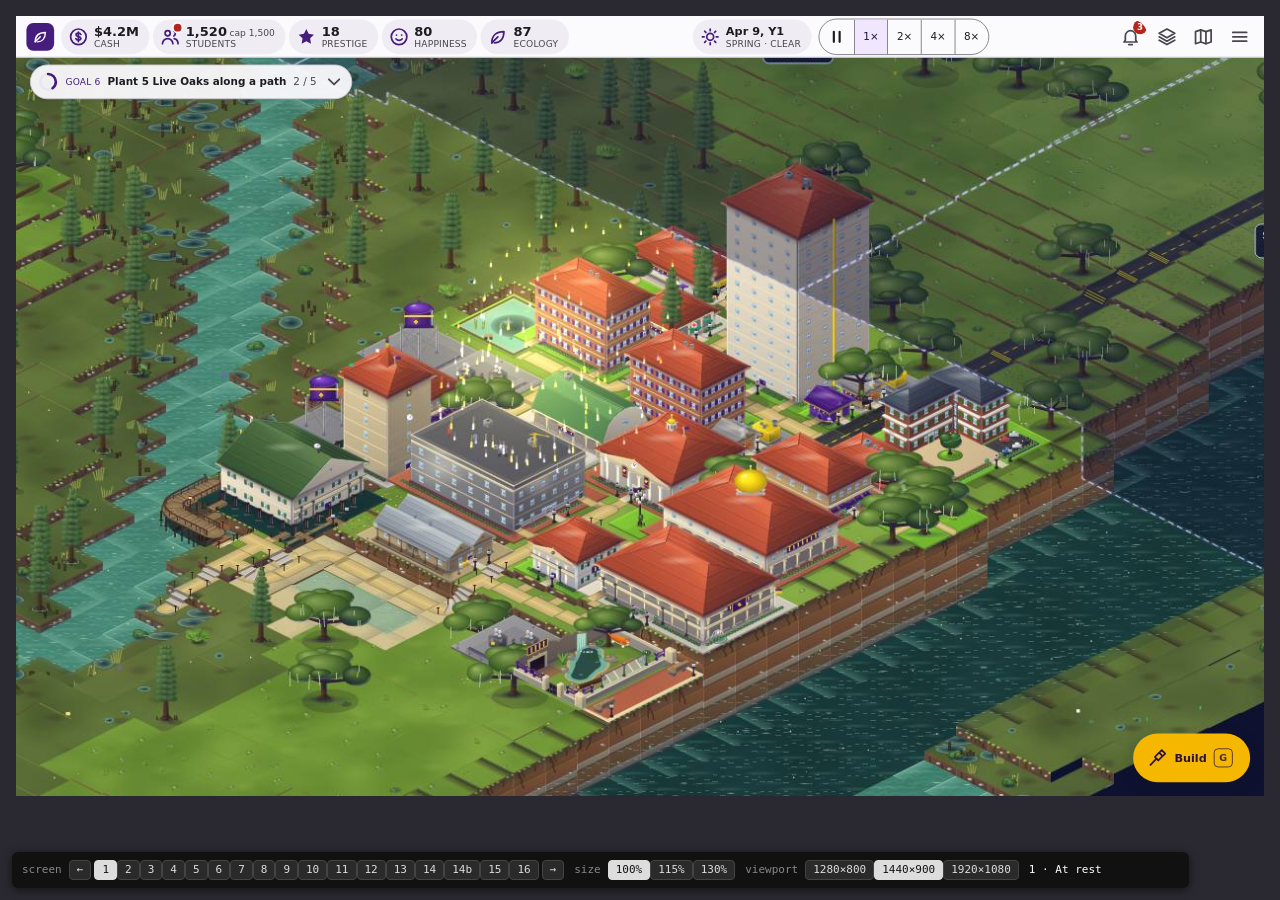
<file: tools/ui_mock/index.html>
<!doctype html>
<html lang="en">
<head>
<meta charset="utf-8">
<meta name="viewport" content="width=device-width,initial-scale=1">
<title>Bayou State · UI mock (U0)</title>
<!--
  Static mock of the UI refresh (docs/PLAN_UI_REFRESH.md, pass U0). Plain HTML + CSS on the token sheet in docs/UI_STYLE.md,
  no game code. Opens from file:// and from GitHub Pages (relative paths only). The design renders inside #frame at exactly
  the chosen viewport, scaled down with a CSS transform to fit the window. Hash: #s=<screen>&v=<WxH>&z=<100|115|130>[&bare=1].
  Keys: ← → step screens · ` toggles the mock toolbar. window.mockCheck() reports overlapping / out-of-frame surfaces.
-->
<style>
/* ============================================================ tokens (docs/UI_STYLE.md §1) ============================================================ */
:root {
  --ui-scale: 1;
  /* colour roles (M3 names, light scheme) */
  --surface: #FBFAFD; --surface-container-low: #F5F3F8; --surface-container: #EFEDF3; --surface-container-high: #E9E6EF;
  --surface-float: rgba(251, 250, 253, .94);
  --on-surface: #1C1B1F; --on-surface-variant: #49454F; --outline: #79757F; --outline-variant: #CAC4D0;
  --primary: #461D7C; --on-primary: #FFFFFF; --primary-container: #E9DDFF; --on-primary-container: #1F0A47;
  --secondary: #5E2CA5; --on-secondary: #FFFFFF; --secondary-container: #F0E7FF; --on-secondary-container: #1F0A47;
  --tertiary: #F5B700; --on-tertiary: #2B1246; --tertiary-container: #FFE680; --on-tertiary-container: #2B1246;
  --error: #B3261E; --on-error: #FFFFFF; --error-container: #F9DEDC; --on-error-container: #410E0B;
  --success: #1F6B3F; --success-container: #DDF3E4; --on-success-container: #07331B;
  --warn: #B26A00; --warn-text: #8A5200;
  --water: #2E86BE; --moss: #5E8232;
  --scrim: rgba(28, 27, 31, .32); --scrim-title: rgba(28, 27, 31, .48);
  /* type */
  --font: system-ui, -apple-system, "Segoe UI", Roboto, sans-serif; --font-serif: Georgia, "Times New Roman", serif;
  --fs-display: 4.4rem; --fs-headline: 1.7rem; --fs-title-lg: 1.5rem; --fs-title: 1.3rem; --fs-body: 1.2rem; --fs-label: 1.05rem;
  --lh-body: 1.4; --track-label: .02em;
  /* shape */
  --shape-pill: 999px; --shape-sm: 1.2rem; --shape-md: 1.6rem; --shape-lg: 2.8rem;
  /* elevation */
  --elev-1: 0 1px 2px rgba(28, 27, 31, .12); --elev-2: 0 2px 6px rgba(28, 27, 31, .16); --elev-3: 0 6px 18px rgba(28, 27, 31, .18);
  /* spacing (4 px grid) */
  --sp-1: .4rem; --sp-2: .8rem; --sp-3: 1.2rem; --sp-4: 1.6rem; --sp-5: 2rem; --sp-6: 2.4rem; --gutter: 16px;
  /* sizes */
  --bar-h: 4.8rem; --control-h: 4rem; --target: 4.4rem; --fab-h: 5.6rem; --icon: 2.4rem;
  /* motion */
  --dur-std: 160ms; --dur-open: 240ms; --dur-close: 160ms;
  --ease-std: cubic-bezier(.2, 0, 0, 1); --ease-decel: cubic-bezier(.05, .7, .1, 1); --ease-accel: cubic-bezier(.3, 0, .8, .15);
  /* states */
  --state-hover: .08; --state-press: .12; --disabled: .38;
}
@media (prefers-reduced-motion: reduce) { :root { --dur-std: 0ms; --dur-open: 0ms; --dur-close: 0ms; } }
html { font-size: calc(10px * var(--ui-scale)); }

/* ============================================================ mock chrome (not part of the design) ============================================================ */
body { margin: 0; background: #2A2830; color: var(--on-surface); font-family: var(--font); overflow: hidden; -webkit-font-smoothing: antialiased; }
#stage { position: absolute; left: 16px; top: 16px; transform-origin: 0 0; }
body.bare #stage { left: 0; top: 0; }
body.bare #mocktb { display: none; }
#frame { position: relative; overflow: hidden; background: #6F8F3C url(map.jpg) center top / cover no-repeat; font-size: var(--fs-body); line-height: var(--lh-body); }
#mocktb { position: fixed; left: 12px; bottom: 12px; z-index: 50; display: flex; flex-wrap: wrap; gap: 6px 10px; align-items: center; max-width: calc(100vw - 24px); padding: 8px 10px; background: #111; color: #DDD; font: 11px/1.3 ui-monospace, Menlo, monospace; border-radius: 6px; box-shadow: 0 2px 8px rgba(0, 0, 0, .5); }
#mocktb .grp { display: flex; gap: 3px; align-items: center; }
#mocktb .grp b { color: #888; margin-right: 4px; font-weight: 500; }
#mocktb button { font: inherit; color: #DDD; background: #2A2A2A; border: 1px solid #444; border-radius: 4px; padding: 2px 7px; cursor: pointer; }
#mocktb button:hover { background: #3A3A3A; }
#mocktb button.on { background: #DDD; color: #111; border-color: #DDD; }
#mocktb .name { color: #FFF; min-width: 150px; }
body.notb #mocktb { display: none; }
.hidden { display: none !important; }

/* ============================================================ primitives ============================================================ */
.icon { width: var(--icon); height: var(--icon); flex: none; fill: none; stroke: currentColor; stroke-width: 2; stroke-linecap: round; stroke-linejoin: round; }
.icon.sm { width: 1.8rem; height: 1.8rem; }
/* state layer: every clickable thing gets one (hover 8 %, press 12 % of its own text colour) */
.sl { position: relative; overflow: hidden; isolation: isolate; cursor: pointer; }
.sl::before { content: ""; position: absolute; inset: 0; border-radius: inherit; background: currentColor; opacity: 0; transition: opacity var(--dur-std) var(--ease-std); pointer-events: none; }
.sl:hover::before { opacity: var(--state-hover); }
.sl:active::before { opacity: var(--state-press); }
.sl:focus-visible { outline: 2px solid var(--primary); outline-offset: 2px; }
button { font-family: inherit; }
.kicker { font: 500 var(--fs-label) / 1.2 var(--font); letter-spacing: var(--track-label); text-transform: uppercase; color: var(--on-surface-variant); }
.num { font-variant-numeric: tabular-nums; }
.surface-float { background: var(--surface-float); border: 1px solid var(--outline-variant); }

/* buttons: text / filled / tonal / gold / outlined; 40 px visual, 44 px target (the ::after hit extension) */
.btn { position: relative; display: inline-flex; align-items: center; justify-content: center; gap: var(--sp-2); height: var(--control-h); padding: 0 2rem; border: 0; border-radius: var(--shape-pill); background: transparent; color: var(--primary); font: 500 var(--fs-body) / 1 var(--font); letter-spacing: .01em; white-space: nowrap; cursor: pointer; }
.btn::after { content: ""; position: absolute; left: 0; right: 0; top: -.2rem; bottom: -.2rem; }
.btn.text { padding: 0 1.2rem; }
.btn.filled { background: var(--primary); color: var(--on-primary); box-shadow: var(--elev-1); }
.btn.tonal { background: var(--secondary-container); color: var(--on-secondary-container); }
.btn.gold { background: var(--tertiary); color: var(--on-tertiary); box-shadow: var(--elev-1); font-weight: 600; }
.btn.outlined { border: 1px solid var(--outline); }
.btn.danger { color: var(--error); }
.btn[disabled] { opacity: var(--disabled); pointer-events: none; }
.btn .key { display: inline-flex; align-items: center; justify-content: center; min-width: 1.8rem; height: 1.8rem; padding: 0 .4rem; border-radius: .4rem; border: 1px solid currentColor; font: 600 1rem / 1 var(--font); opacity: .8; }

/* icon button: 40 px circle, 44 px target */
.icon-btn { position: relative; display: inline-flex; align-items: center; justify-content: center; width: var(--control-h); height: var(--control-h); flex: none; padding: 0; border: 0; border-radius: var(--shape-pill); background: transparent; color: var(--on-surface-variant); cursor: pointer; }
.icon-btn::after { content: ""; position: absolute; inset: -.2rem; }
.icon-btn.selected { background: var(--secondary-container); color: var(--on-secondary-container); }
.icon-btn .badge { position: absolute; top: .1rem; right: .1rem; min-width: 1.6rem; height: 1.6rem; padding: 0 .4rem; border-radius: var(--shape-pill); background: var(--error); color: var(--on-error); font: 600 1rem / 1.6rem var(--font); text-align: center; box-sizing: border-box; }
.icon-btn .badge.dot { min-width: .8rem; width: .8rem; height: .8rem; padding: 0; top: .5rem; right: .5rem; background: var(--success); }

/* segmented button */
.segmented { display: inline-flex; height: var(--control-h); border: 1px solid var(--outline); border-radius: var(--shape-pill); overflow: hidden; background: var(--surface); }
.segmented > button { position: relative; display: inline-flex; align-items: center; justify-content: center; gap: .4rem; min-width: 3.6rem; padding: 0 1rem; border: 0; border-left: 1px solid var(--outline); background: transparent; color: var(--on-surface); font: 500 var(--fs-body) / 1 var(--font); cursor: pointer; }
.segmented > button:first-child { border-left: 0; }
.segmented > button[aria-pressed="true"] { background: var(--secondary-container); color: var(--on-secondary-container); }
.segmented > button .icon { width: 2rem; height: 2rem; }

/* chips */
.chip { position: relative; display: inline-flex; align-items: center; gap: .6rem; height: var(--control-h); padding: 0 1.2rem 0 .8rem; border: 0; border-radius: var(--shape-pill); background: var(--surface-container); color: var(--on-surface); font: 500 var(--fs-body) / 1 var(--font); white-space: nowrap; cursor: pointer; }
.chip::after { content: ""; position: absolute; left: 0; right: 0; top: -.2rem; bottom: -.2rem; }
.chip.selected { background: var(--secondary-container); color: var(--on-secondary-container); }
.chip .icon { color: var(--primary); }
.chip .txt { display: flex; flex-direction: column; align-items: flex-start; line-height: 1; }
.chip .val { font: 600 var(--fs-title-lg) / 1.6rem var(--font); font-variant-numeric: tabular-nums; }
.chip .val .cap { font: 500 var(--fs-label) / 1 var(--font); color: var(--on-surface-variant); margin-left: .3rem; }
.chip .lbl { font: 500 var(--fs-label) / 1.2rem var(--font); letter-spacing: var(--track-label); text-transform: uppercase; color: var(--on-surface-variant); }
.chip .dot { position: absolute; top: .3rem; left: 2.2rem; width: .9rem; height: .9rem; border-radius: 50%; background: var(--error); border: 2px solid var(--surface); }
.filter-chip { position: relative; display: inline-flex; align-items: center; gap: .6rem; height: 3.2rem; padding: 0 1.2rem 0 .8rem; border: 1px solid var(--outline); border-radius: .8rem; background: transparent; color: var(--on-surface-variant); font: 500 var(--fs-body) / 1 var(--font); white-space: nowrap; cursor: pointer; }
.filter-chip::after { content: ""; position: absolute; left: 0; right: 0; top: -.6rem; bottom: -.6rem; }
.filter-chip .key { display: inline-flex; align-items: center; justify-content: center; width: 2rem; height: 2rem; border-radius: .5rem; background: var(--surface-container-high); color: var(--on-surface); font: 600 1.05rem / 1 var(--font); }
.filter-chip.selected { background: var(--secondary-container); border-color: var(--secondary-container); color: var(--on-secondary-container); }
.filter-chip.selected .key { background: var(--secondary); color: var(--on-secondary); }
.lit-chip { display: inline-flex; align-items: center; justify-content: center; height: 2.4rem; min-width: 2.4rem; padding: 0 .6rem; border-radius: var(--shape-pill); background: var(--secondary-container); color: var(--on-secondary-container); font: 600 var(--fs-label) / 1 var(--font); border: 1px solid var(--secondary); }

/* list item */
.list-item { position: relative; display: flex; align-items: center; gap: var(--sp-3); width: 100%; min-height: 4.8rem; padding: 0 var(--sp-3) 0 var(--sp-4); border: 0; border-radius: var(--shape-sm); background: transparent; color: var(--on-surface); font: 400 var(--fs-body) / 1.3 var(--font); text-align: left; cursor: pointer; box-sizing: border-box; }
.list-item .t { flex: 1; }
.list-item .t small { display: block; color: var(--on-surface-variant); font-size: var(--fs-label); }
.list-item .hk { display: inline-flex; align-items: center; justify-content: center; min-width: 2.2rem; height: 2.2rem; padding: 0 .5rem; border-radius: .5rem; border: 1px solid var(--outline-variant); color: var(--on-surface-variant); font: 600 1.05rem / 1 var(--font); }
.list-item .icon { color: var(--on-surface-variant); }
.list-item.selected { background: var(--secondary-container); color: var(--on-secondary-container); }
.list-item .cnt { color: var(--on-surface-variant); font: 500 var(--fs-label) / 1 var(--font); font-variant-numeric: tabular-nums; }
.list-item .star { color: var(--warn); }

/* text field (outlined) */
.text-field { position: relative; display: flex; align-items: center; height: var(--control-h); padding: 0 1.2rem; border: 1px solid var(--outline); border-radius: .8rem; background: var(--surface); color: var(--on-surface); font: 400 var(--fs-body) / 1 var(--font); box-sizing: border-box; gap: .8rem; }
.text-field label { position: absolute; left: .8rem; top: -.7rem; padding: 0 .4rem; background: var(--surface); color: var(--on-surface-variant); font: 500 var(--fs-label) / 1.2 var(--font); }
.text-field input { flex: 1; min-width: 0; border: 0; background: transparent; outline: 0; color: inherit; font: inherit; }
.text-field input::placeholder { color: var(--on-surface-variant); }
.text-field:focus-within { border-color: var(--primary); box-shadow: inset 0 0 0 1px var(--primary); }
.text-field .icon { color: var(--on-surface-variant); }

/* switch */
.switch { position: relative; width: 5.2rem; height: 3.2rem; border-radius: var(--shape-pill); background: var(--primary); border: 0; cursor: pointer; flex: none; }
.switch::after { content: ""; position: absolute; top: .4rem; right: .4rem; width: 2.4rem; height: 2.4rem; border-radius: 50%; background: var(--on-primary); }
.switch.off { background: var(--surface-container-high); border: 2px solid var(--outline); box-sizing: border-box; }
.switch.off::after { left: .2rem; right: auto; width: 1.6rem; height: 1.6rem; top: .6rem; background: var(--outline); }

/* slider */
.slider { position: relative; height: 1.6rem; flex: 1; }
.slider .track { position: absolute; left: 0; right: 0; top: .6rem; height: .4rem; border-radius: var(--shape-pill); background: var(--surface-container-high); border: 1px solid var(--outline-variant); }
.slider .fill { position: absolute; left: 0; top: .6rem; height: .6rem; border-radius: var(--shape-pill); background: var(--primary); }
.slider .thumb { position: absolute; top: -.2rem; width: 2rem; height: 2rem; margin-left: -1rem; border-radius: 50%; background: var(--primary); box-shadow: var(--elev-1); }

/* gauge (needs) */
.gauge { display: grid; grid-template-columns: 6.4rem 1fr 9rem; align-items: center; gap: var(--sp-3); min-height: 2.8rem; }
.gauge .k { font: 500 var(--fs-body) / 1 var(--font); }
.gauge .bar { height: .8rem; border-radius: var(--shape-pill); background: var(--surface-container-high); overflow: hidden; }
.gauge .fill { height: 100%; border-radius: var(--shape-pill); background: var(--success); }
.gauge.warn .fill { background: var(--warn); }
.gauge.bad .fill { background: var(--error); }
.gauge .v { text-align: right; font: 500 var(--fs-body) / 1 var(--font); color: var(--on-surface-variant); font-variant-numeric: tabular-nums; }
.gauge.bad .v { color: var(--error); }

/* progress line (goal card) and the countdown line (decision snackbar) */
.progress { display: flex; align-items: center; gap: var(--sp-3); }
.progress .bar { flex: 1; height: .8rem; border-radius: var(--shape-pill); background: var(--surface-container-high); overflow: hidden; }
.progress .fill { height: 100%; border-radius: var(--shape-pill); background: var(--primary); }
.progress .count { font: 500 var(--fs-body) / 1 var(--font); color: var(--on-surface-variant); font-variant-numeric: tabular-nums; }

/* divider, alert row */
.divider { height: 1px; background: var(--outline-variant); margin: var(--sp-3) 0; }
.alert-row { display: flex; align-items: center; gap: var(--sp-2); padding: var(--sp-2) var(--sp-3); border-radius: var(--shape-sm); background: var(--error-container); color: var(--on-error-container); font: 500 var(--fs-body) / 1.3 var(--font); }
.alert-row .icon { color: var(--error); }
.alert-row .btn { margin-left: auto; color: var(--error); height: 3.2rem; }
.alert-row.ok { background: var(--success-container); color: var(--on-success-container); }
.alert-row.ok .icon { color: var(--success); }

/* ============================================================ app bar ============================================================ */
.app-bar { position: absolute; left: 0; top: 0; right: 0; height: var(--bar-h); display: flex; align-items: center; gap: var(--sp-2); padding: 0 var(--sp-2) 0 var(--sp-3); box-sizing: border-box; background: var(--surface); border-bottom: 1px solid var(--outline-variant); container-type: inline-size; container-name: appbar; }
.app-bar .brand { display: flex; align-items: center; justify-content: center; width: 3.2rem; height: 3.2rem; flex: none; border-radius: .8rem; background: var(--primary); color: var(--on-primary); }
.app-bar .brand .icon { width: 2rem; height: 2rem; }
.app-bar .stats { display: flex; gap: var(--sp-1); }
.app-bar .grow { flex: 1; }
.app-bar .actions { display: flex; align-items: center; gap: .2rem; }
/* compact density: under 118 rem of bar width the stat labels hide (the icon + value stay) */
@container appbar (max-width: 118rem) {
  .chip.stat .lbl, .chip.stat .cap, .chip.date .lbl { display: none; }   /* the needs popover still carries the cap */
  .chip.stat { padding-right: .8rem; }
  .app-bar .stats { gap: .2rem; }
}

/* ============================================================ goal pill / goal card ============================================================ */
.goal-pill { position: absolute; left: var(--gutter); top: calc(var(--bar-h) + 8px); display: inline-flex; align-items: center; gap: var(--sp-2); height: var(--control-h); padding: 0 .8rem 0 .8rem; border-radius: var(--shape-pill); box-shadow: var(--elev-1); color: var(--on-surface); font: 500 var(--fs-body) / 1 var(--font); white-space: nowrap; cursor: pointer; }
.goal-pill .ring { width: 2.4rem; height: 2.4rem; transform: rotate(-90deg); }
.goal-pill .ring .track { fill: none; stroke: var(--surface-container-high); stroke-width: 3; }
.goal-pill .ring .fill { fill: none; stroke: var(--primary); stroke-width: 3; stroke-linecap: round; }
.goal-pill .kicker { color: var(--primary); }
.goal-pill .ttl { font-weight: 600; }
.goal-pill .count { color: var(--on-surface-variant); font-variant-numeric: tabular-nums; }
.goal-pill .icon { color: var(--on-surface-variant); }
.goal-card { position: absolute; left: var(--gutter); top: calc(var(--bar-h) + 8px); width: 36rem; padding: var(--sp-4); box-sizing: border-box; border-radius: var(--shape-md); box-shadow: var(--elev-2); }
.goal-card .head { display: flex; align-items: flex-start; gap: var(--sp-3); }
.goal-card .portrait { width: 4.8rem; height: 4.8rem; border-radius: 50%; flex: none; border: 1px solid var(--outline-variant); }
.goal-card .ttl { flex: 1; min-width: 0; }
.goal-card .ttl .kicker { color: var(--primary); margin-bottom: .2rem; }
.goal-card .ttl .title { font: 600 var(--fs-title) / 1.25 var(--font); }
.goal-card .why { margin: var(--sp-3) 0; color: var(--on-surface-variant); }
.goal-card .actions { display: flex; gap: var(--sp-2); margin-top: var(--sp-3); }
.goal-card .next { margin-top: var(--sp-3); padding-top: var(--sp-3); border-top: 1px solid var(--outline-variant); color: var(--on-surface-variant); }
.goal-card .next b { color: var(--on-surface); font-weight: 500; }

/* ============================================================ FAB ============================================================ */
.fab { position: absolute; right: var(--gutter); bottom: var(--gutter); display: inline-flex; align-items: center; gap: var(--sp-2); height: var(--fab-h); padding: 0 2rem 0 1.6rem; border: 0; border-radius: var(--shape-pill); background: var(--tertiary); color: var(--on-tertiary); box-shadow: var(--elev-3); font: 600 var(--fs-title) / 1 var(--font); cursor: pointer; }
.fab .key { display: inline-flex; align-items: center; justify-content: center; min-width: 2rem; height: 2rem; border-radius: .5rem; border: 1.5px solid currentColor; font: 600 1.1rem / 1 var(--font); opacity: .85; }

/* ============================================================ popovers ============================================================ */
.popover { position: absolute; width: 36rem; padding: var(--sp-4); box-sizing: border-box; border-radius: var(--shape-md); box-shadow: var(--elev-2); }
.popover .head { display: flex; align-items: center; gap: var(--sp-2); margin: -.4rem 0 var(--sp-2); }
.popover .head .title { flex: 1; font: 600 var(--fs-title) / 1.2 var(--font); }
.popover .head .icon-btn { margin-right: -.8rem; }
.popover .rows { display: flex; flex-direction: column; gap: .6rem; }
.popover .row { display: flex; justify-content: space-between; gap: var(--sp-3); font: 400 var(--fs-body) / 1.3 var(--font); }
.popover .row .v { font-variant-numeric: tabular-nums; font-weight: 500; }
.popover .row.total { border-top: 1px solid var(--outline-variant); padding-top: .6rem; font-weight: 600; }
.popover .row .v.good { color: var(--success); }
.popover .foot { display: flex; justify-content: flex-end; gap: var(--sp-2); margin-top: var(--sp-3); }
.popover .binding { margin-top: var(--sp-3); display: flex; align-items: center; gap: var(--sp-2); color: var(--on-surface-variant); }
.popover .binding .btn { margin-left: auto; height: 3.2rem; }
.popover.needs .gauges { display: flex; flex-direction: column; gap: .6rem; }
/* alerts */
.popover.alerts { width: 40rem; padding-bottom: var(--sp-3); }
.issue { display: flex; align-items: center; gap: var(--sp-2); padding: .6rem 0; border-top: 1px solid var(--outline-variant); }
.issue:first-child { border-top: 0; }
.issue .glyph { width: 3.2rem; height: 3.2rem; display: flex; align-items: center; justify-content: center; border-radius: .8rem; flex: none; }
.issue.bad .glyph { background: var(--error-container); color: var(--error); }
.issue.warn .glyph { background: var(--tertiary-container); color: var(--warn); }
.issue.info .glyph { background: var(--primary-container); color: var(--primary); }
.issue .t { flex: 1; min-width: 0; }
.issue .t b { display: block; font-weight: 600; }
.issue .t small { display: block; color: var(--on-surface-variant); font-size: var(--fs-label); margin-top: .1rem; }
.issue .acts { display: flex; align-items: center; gap: 0; }
.issue .acts .btn { padding: 0 1rem; height: 3.2rem; }
.issue .acts .icon-btn { width: 3.2rem; height: 3.2rem; }
/* layers */
.popover.layers .chips { display: flex; flex-wrap: wrap; gap: var(--sp-2); }
.popover.layers .legend { display: flex; flex-wrap: wrap; align-items: center; gap: var(--sp-2) var(--sp-3); margin-top: var(--sp-3); padding-top: var(--sp-3); border-top: 1px solid var(--outline-variant); color: var(--on-surface-variant); }
.popover.layers .legend .sw { display: inline-flex; align-items: center; gap: .4rem; white-space: nowrap; }
.popover.layers .legend .note { flex-basis: 100%; font-size: var(--fs-label); }
.popover.layers .legend .sw i { width: 1.4rem; height: 1.4rem; border-radius: .3rem; border: 1px solid var(--outline-variant); }
/* map */
.popover.map { width: auto; padding: var(--sp-3); }
.popover.map img { display: block; width: 20rem; height: 20rem; border-radius: .8rem; }
.popover.map .foot { justify-content: flex-start; color: var(--on-surface-variant); font: 400 var(--fs-label) / 1.2 var(--font); margin-top: var(--sp-2); }

/* ============================================================ sheets ============================================================ */
.side-sheet { position: absolute; right: var(--gutter); top: calc(var(--bar-h) + 8px); bottom: var(--gutter); width: 36rem; display: flex; flex-direction: column; background: var(--surface); border: 1px solid var(--outline-variant); border-radius: var(--shape-md); box-shadow: var(--elev-3); box-sizing: border-box; overflow: hidden; }
.sheet-head { display: flex; align-items: center; gap: var(--sp-2); padding: var(--sp-2) var(--sp-2) var(--sp-2) var(--sp-4); border-bottom: 1px solid var(--outline-variant); flex: none; min-height: 5.6rem; box-sizing: border-box; }
.sheet-head .title { flex: 1; font: 600 var(--fs-headline) / 1.2 var(--font); }
.sheet-head.back { padding-left: var(--sp-2); }
.sheet-body { flex: 1; overflow: auto; padding: var(--sp-2); }
.side-sheet .menu .divider { margin: var(--sp-2) var(--sp-3); }
/* budget inside the sheet */
.budget { padding: var(--sp-2) var(--sp-3) var(--sp-3); }
.budget .kicker { margin: var(--sp-3) 0 var(--sp-2); }
.budget .kicker:first-child { margin-top: .4rem; }
.budget .row { display: flex; justify-content: space-between; gap: var(--sp-3); padding: .5rem 0; border-bottom: 1px solid var(--surface-container-high); }
.budget .row .v { font-variant-numeric: tabular-nums; font-weight: 500; }
.budget .row.total { font-weight: 600; border-bottom: 0; }
.budget .row .v.good { color: var(--success); }
.budget .policy { display: flex; align-items: center; justify-content: space-between; gap: var(--sp-3); min-height: 4.8rem; }
.budget .policy .k { flex: 1; }
.budget .hint { color: var(--on-surface-variant); font-size: var(--fs-label); margin: -.2rem 0 .4rem; }
/* bottom sheet (the build palette) */
.bottom-sheet { position: absolute; left: 0; right: 0; bottom: 0; display: flex; flex-direction: column; background: var(--surface); border-top: 1px solid var(--outline-variant); border-radius: var(--shape-lg) var(--shape-lg) 0 0; box-shadow: var(--elev-3); box-sizing: border-box; }
.bottom-sheet .handle-row { position: relative; height: 2.4rem; flex: none; display: flex; align-items: center; justify-content: center; }
.bottom-sheet .handle { width: 3.2rem; height: .4rem; border-radius: var(--shape-pill); background: var(--outline-variant); }
.bottom-sheet .corner { position: absolute; right: var(--sp-3); top: .4rem; display: flex; gap: .2rem; }
.bottom-sheet .tabs { display: flex; gap: .2rem; padding: 0 var(--sp-4); flex: none; }
.tab { position: relative; height: 4rem; padding: 0 1.4rem; border: 0; background: transparent; color: var(--on-surface-variant); font: 500 var(--fs-body) / 1 var(--font); border-radius: .8rem .8rem 0 0; cursor: pointer; }
.tab.selected { color: var(--primary); }
.tab.selected::after { content: ""; position: absolute; left: 1rem; right: 1rem; bottom: 0; height: .3rem; border-radius: .3rem .3rem 0 0; background: var(--primary); }
.tab .pip { position: absolute; top: .8rem; right: .6rem; width: .7rem; height: .7rem; border-radius: 50%; background: var(--warn); }
.bottom-sheet .palette { display: flex; align-items: stretch; gap: var(--sp-3); padding: var(--sp-2) var(--sp-4) var(--sp-4); border-top: 1px solid var(--outline-variant); }
.bottom-sheet .scroller { flex: 1; display: flex; gap: var(--sp-2); overflow: hidden; }
.item-card { position: relative; display: flex; flex-direction: column; align-items: center; gap: .4rem; width: 11.2rem; padding: .8rem .6rem .8rem; border: 1px solid var(--outline-variant); border-radius: var(--shape-sm); background: var(--surface-container-low); color: var(--on-surface); cursor: pointer; box-sizing: border-box; flex: none; text-align: center; }
.item-card img { width: 6.4rem; height: 6.4rem; border-radius: .8rem; }
.item-card .name { font: 600 var(--fs-body) / 1.2 var(--font); }
.item-card .price { font: 500 var(--fs-label) / 1 var(--font); color: var(--on-surface-variant); font-variant-numeric: tabular-nums; }
.item-card .star { position: absolute; top: .4rem; right: .4rem; width: 2rem; height: 2rem; border-radius: 50%; background: var(--tertiary-container); color: var(--on-tertiary-container); display: flex; align-items: center; justify-content: center; font-size: 1.2rem; }
.item-card .star .icon { width: 1.4rem; height: 1.4rem; }
.item-card.selected { background: var(--secondary-container); border-color: var(--secondary); color: var(--on-secondary-container); }
.item-card.locked { opacity: var(--disabled); }
.bottom-sheet .tools { display: flex; flex-direction: column; justify-content: center; gap: .4rem; padding-left: var(--sp-3); border-left: 1px solid var(--outline-variant); }
/* expanded build sheet */
.bottom-sheet.expanded { height: 80%; }
.bottom-sheet.expanded .build-head { display: flex; align-items: center; gap: var(--sp-3); padding: 0 var(--sp-3) var(--sp-2) var(--sp-6); flex: none; }
.bottom-sheet.expanded .build-head .title { font: 600 var(--fs-headline) / 1.2 var(--font); }
.bottom-sheet.expanded .build-head .sub { color: var(--on-surface-variant); flex: 1; }
.bottom-sheet.expanded .build-head .text-field { width: 24rem; }
.bottom-sheet.expanded .build { flex: 1; display: grid; grid-template-columns: 20rem 1fr 30rem; min-height: 0; border-top: 1px solid var(--outline-variant); }
.bottom-sheet.expanded .rail { overflow: auto; padding: var(--sp-2); border-right: 1px solid var(--outline-variant); }
.bottom-sheet.expanded .rail .list-item { min-height: 4rem; padding-left: var(--sp-3); }
.bottom-sheet.expanded .cards { overflow: auto; padding: var(--sp-3); display: grid; grid-template-columns: repeat(auto-fill, minmax(21rem, 1fr)); gap: var(--sp-2); align-content: start; }
.grid-card { position: relative; display: grid; grid-template-columns: 6.4rem 1fr; gap: .4rem var(--sp-2); padding: var(--sp-2); border: 1px solid var(--outline-variant); border-radius: var(--shape-sm); background: var(--surface-container-low); color: var(--on-surface); text-align: left; cursor: pointer; }
.grid-card img { width: 6.4rem; height: 6.4rem; border-radius: .8rem; grid-row: span 3; }
.grid-card .name { font: 600 var(--fs-title) / 1.2 var(--font); }
.grid-card .price { font: 500 var(--fs-body) / 1.2 var(--font); color: var(--on-surface-variant); font-variant-numeric: tabular-nums; white-space: nowrap; }
.grid-card .reqs { display: flex; flex-wrap: wrap; gap: .3rem; }
.grid-card .reqs span { padding: .2rem .6rem; border-radius: var(--shape-pill); background: var(--surface-container-high); color: var(--on-surface-variant); font: 500 var(--fs-label) / 1.2 var(--font); }
.grid-card .star { position: absolute; top: .6rem; right: .6rem; width: 2rem; height: 2rem; border-radius: 50%; background: var(--tertiary-container); color: var(--on-tertiary-container); display: flex; align-items: center; justify-content: center; }
.grid-card .star .icon { width: 1.4rem; height: 1.4rem; }
.grid-card.selected { background: var(--secondary-container); border-color: var(--secondary); }
.grid-card.selected .reqs span { background: var(--surface); }
.bottom-sheet.expanded .detail { overflow: auto; display: flex; flex-direction: column; padding: var(--sp-4) var(--sp-4) 0; border-left: 1px solid var(--outline-variant); }
.detail .dhead { display: flex; gap: var(--sp-3); align-items: center; }
.detail .dhead img { width: 8rem; height: 8rem; border-radius: 1rem; }
.detail .dhead .name { font: 600 var(--fs-headline) / 1.2 var(--font); }
.detail .dhead .meta { color: var(--on-surface-variant); margin-top: .2rem; }
.detail .goal-banner { display: flex; align-items: center; gap: .8rem; margin: var(--sp-3) 0; padding: .8rem 1.2rem; border-radius: var(--shape-sm); background: var(--tertiary-container); color: var(--on-tertiary-container); font-weight: 600; }
.detail .quote { color: var(--on-surface-variant); font-style: italic; margin: var(--sp-2) 0; }
.detail ul { margin: var(--sp-2) 0 0; padding: 0; list-style: none; }
.detail li { padding: .5rem 0; border-bottom: 1px solid var(--surface-container-high); }
.detail .foot { position: sticky; bottom: 0; margin-top: auto; padding: var(--sp-4) 0; background: var(--surface); display: flex; gap: var(--sp-2); }

/* ============================================================ inspect card ============================================================ */
.inspect-card { position: absolute; left: var(--gutter); bottom: var(--gutter); width: 32rem; padding: var(--sp-3) var(--sp-4) var(--sp-4); box-sizing: border-box; border-radius: var(--shape-md); box-shadow: var(--elev-2); }
.inspect-card .head { display: flex; align-items: center; gap: var(--sp-3); }
.inspect-card .head img { width: 5.6rem; height: 5.6rem; border-radius: .8rem; flex: none; }
.inspect-card .head .t { flex: 1; min-width: 0; }
.inspect-card .head .title { font: 600 var(--fs-title) / 1.2 var(--font); }
.inspect-card .head .sub { color: var(--on-surface-variant); margin-top: .2rem; }
.inspect-card .head .icon-btn { margin-right: -.8rem; }
.inspect-card .rows { margin-top: var(--sp-3); }
.inspect-card .row { display: flex; justify-content: space-between; gap: var(--sp-3); padding: .4rem 0; border-bottom: 1px solid var(--surface-container-high); }
.inspect-card .row .v { font-weight: 500; font-variant-numeric: tabular-nums; }
.inspect-card .row .v.ok { color: var(--success); }
.inspect-card .actions { display: flex; gap: var(--sp-2); margin-top: var(--sp-3); }
.inspect-pill { position: absolute; left: var(--gutter); bottom: var(--gutter); display: inline-flex; align-items: center; gap: var(--sp-2); height: var(--control-h); padding: 0 .4rem 0 .4rem; border-radius: var(--shape-pill); box-shadow: var(--elev-1); font: 500 var(--fs-body) / 1 var(--font); white-space: nowrap; }
.inspect-pill img { width: 3.2rem; height: 3.2rem; border-radius: 50%; }
.inspect-pill b { font-weight: 600; }
.inspect-pill .m { color: var(--on-surface-variant); font-variant-numeric: tabular-nums; }
.inspect-pill .icon-btn { width: 3.2rem; height: 3.2rem; }

/* ============================================================ snackbars ============================================================ */
.snack-lane { position: absolute; left: 50%; bottom: var(--gutter); transform: translateX(-50%); display: flex; flex-direction: column; align-items: center; gap: var(--sp-2); }
.snackbar { position: relative; display: flex; align-items: center; gap: var(--sp-3); min-width: 34rem; max-width: 64rem; padding: var(--sp-2) var(--sp-2) var(--sp-2) var(--sp-4); box-sizing: border-box; border-radius: var(--shape-sm); box-shadow: var(--elev-3); font: 400 var(--fs-body) / 1.35 var(--font); overflow: hidden; }
.snackbar .msg { flex: 1; }
.snackbar .acts { display: flex; gap: .2rem; align-items: center; }
.snackbar .countdown { position: absolute; left: 0; bottom: 0; height: .3rem; background: var(--primary); border-radius: 0 .3rem .3rem 0; }
.snackbar.decision { padding-bottom: calc(var(--sp-2) + .3rem); }
.snackbar.decision .msg b { font-weight: 600; }

/* ============================================================ dialog + scrim ============================================================ */
.scrim { position: absolute; inset: 0; background: var(--scrim); }
.dialog { position: absolute; left: 50%; top: 50%; transform: translate(-50%, -50%); width: 42rem; padding: var(--sp-6); box-sizing: border-box; background: var(--surface-container-high); border-radius: var(--shape-lg); box-shadow: var(--elev-3); }
.dialog .kicker { margin-bottom: .4rem; }
.dialog .title { font: 600 var(--fs-headline) / 1.25 var(--font); margin-bottom: var(--sp-3); }
.dialog .body { color: var(--on-surface-variant); }
.dialog .actions { display: flex; justify-content: flex-end; gap: var(--sp-2); margin-top: var(--sp-5); }

/* ============================================================ coach ============================================================ */
.coach-ring { position: absolute; border-radius: var(--shape-pill); box-shadow: 0 0 0 3px var(--primary), 0 0 0 9999px var(--scrim); pointer-events: none; }
.coach-box { position: absolute; width: 34rem; padding: var(--sp-4); box-sizing: border-box; background: var(--surface); border: 1px solid var(--outline-variant); border-radius: var(--shape-md); box-shadow: var(--elev-3); }
.coach-box .kicker { color: var(--primary); margin-bottom: .3rem; }
.coach-box .title { font: 600 var(--fs-title) / 1.25 var(--font); margin-bottom: .6rem; }
.coach-box .body { color: var(--on-surface-variant); }
.coach-box .actions { display: flex; gap: var(--sp-2); margin-top: var(--sp-3); }
.coach-box .actions .grow { flex: 1; }

/* ============================================================ title card ============================================================ */
.title-scrim { position: absolute; inset: 0; background: var(--scrim-title); }
.title-card { position: absolute; left: 50%; top: 50%; transform: translate(-50%, -50%); width: 56rem; padding: var(--sp-6) var(--sp-6) var(--sp-5); box-sizing: border-box; background: var(--surface); border-radius: var(--shape-lg); box-shadow: var(--elev-3); text-align: center; }
.title-card .wordmark { display: inline-block; font: 700 var(--fs-display) / 1.1 var(--font-serif); letter-spacing: .06em; color: var(--primary); margin: var(--sp-2) 0 0; padding-bottom: .4rem; border-bottom: .4rem solid var(--tertiary); }
.title-card .tag { font: italic 400 var(--fs-title) / 1.3 var(--font-serif); color: var(--on-surface-variant); margin: var(--sp-3) 0 var(--sp-4); }
.title-card .charter { height: 4.8rem; padding: 0 3.2rem; font: 600 var(--fs-title) / 1 var(--font); }
.title-card .links { display: flex; justify-content: center; gap: var(--sp-1); margin-top: var(--sp-2); }
.title-card .seed { display: flex; align-items: center; justify-content: center; gap: var(--sp-3); margin-top: var(--sp-4); }
.title-card .seed .text-field { width: 18rem; }
.title-card .size { margin-top: var(--sp-4); }
.title-card .size .kicker { margin-bottom: .6rem; }
.title-card .size .segmented > button { padding: 0 1.4rem; }
.title-card .size .segmented small { color: var(--on-surface-variant); font-weight: 400; }
.title-card .size .hint { color: var(--on-surface-variant); font-size: var(--fs-label); margin-top: .6rem; }
.title-card .motto { margin-top: var(--sp-4); }
</style>
</head>
<body>

<!-- ============================================================ icon set (24 px, stroke 2, round; reused by U5) ============================================================ -->
<svg xmlns="http://www.w3.org/2000/svg" style="display:none" aria-hidden="true">
  <symbol id="i-notifications" viewBox="0 0 24 24"><path d="M6 16v-5a6 6 0 0 1 12 0v5l1.5 2h-15z"/><path d="M10 21h4"/></symbol>
  <symbol id="i-layers" viewBox="0 0 24 24"><path d="M12 3 3 8l9 5 9-5-9-5z"/><path d="M3 12l9 5 9-5"/><path d="M3 16l9 5 9-5"/></symbol>
  <symbol id="i-map" viewBox="0 0 24 24"><path d="M3 6l6-2 6 2 6-2v14l-6 2-6-2-6 2z"/><path d="M9 4v14"/><path d="M15 6v14"/></symbol>
  <symbol id="i-menu" viewBox="0 0 24 24"><path d="M4 7h16"/><path d="M4 12h16"/><path d="M4 17h16"/></symbol>
  <symbol id="i-close" viewBox="0 0 24 24"><path d="M6 6l12 12"/><path d="M18 6 6 18"/></symbol>
  <symbol id="i-arrow_back" viewBox="0 0 24 24"><path d="M19 12H5"/><path d="M11 6l-6 6 6 6"/></symbol>
  <symbol id="i-expand_less" viewBox="0 0 24 24"><path d="M6 15l6-6 6 6"/></symbol>
  <symbol id="i-expand_more" viewBox="0 0 24 24"><path d="M6 9l6 6 6-6"/></symbol>
  <symbol id="i-chevron_right" viewBox="0 0 24 24"><path d="M9 6l6 6-6 6"/></symbol>
  <symbol id="i-construction" viewBox="0 0 24 24"><path d="M4 20l7-7"/><path d="M9 11l5-5 4 4-5 5z"/><path d="M15 5l2-2 4 4-2 2"/></symbol>
  <symbol id="i-pause" viewBox="0 0 24 24"><path d="M8 5v14" stroke-width="3"/><path d="M16 5v14" stroke-width="3"/></symbol>
  <symbol id="i-play_arrow" viewBox="0 0 24 24"><path d="M8 5v14l11-7z" fill="currentColor" stroke="none"/></symbol>
  <symbol id="i-push_pin" viewBox="0 0 24 24"><path d="M12 17v5"/><path d="M8 3h8l-1 6 3 3v2H6v-2l3-3z"/></symbol>
  <symbol id="i-info" viewBox="0 0 24 24"><path d="M12 3a9 9 0 1 0 0 18 9 9 0 0 0 0-18z"/><path d="M12 11v5"/><path d="M12 8h.01"/></symbol>
  <symbol id="i-delete" viewBox="0 0 24 24"><path d="M4 7h16"/><path d="M9 7V4h6v3"/><path d="M6 7l1 14h10l1-14"/><path d="M10 11v6"/><path d="M14 11v6"/></symbol>
  <symbol id="i-check" viewBox="0 0 24 24"><path d="M5 12l4 4L19 7"/></symbol>
  <symbol id="i-warning" viewBox="0 0 24 24"><path d="M12 3 2 21h20z"/><path d="M12 10v5"/><path d="M12 18h.01"/></symbol>
  <symbol id="i-search" viewBox="0 0 24 24"><path d="M10.5 4a6.5 6.5 0 1 0 0 13 6.5 6.5 0 0 0 0-13z"/><path d="M15.5 15.5 21 21"/></symbol>
  <symbol id="i-open_in_full" viewBox="0 0 24 24"><path d="M14 4h6v6"/><path d="M20 4l-7 7"/><path d="M10 20H4v-6"/><path d="M4 20l7-7"/></symbol>
  <symbol id="i-snooze" viewBox="0 0 24 24"><path d="M4 9h5l-5 6h5"/><path d="M13 5h7l-7 9h7"/></symbol>
  <symbol id="i-star" viewBox="0 0 24 24"><path d="M12 3l2.7 5.6 6.1.9-4.4 4.3 1 6.1L12 17l-5.4 2.9 1-6.1L3.2 9.5l6.1-.9z" fill="currentColor" stroke="none"/></symbol>
  <symbol id="i-paid" viewBox="0 0 24 24"><path d="M12 3a9 9 0 1 0 0 18 9 9 0 0 0 0-18z"/><path d="M12 6.5v11"/><path d="M14.8 9.3c-.4-1-1.5-1.6-2.8-1.6-1.6 0-2.8.8-2.8 2 0 2.7 5.6 1.3 5.6 4.1 0 1.3-1.3 2-2.8 2-1.4 0-2.5-.7-2.9-1.7"/></symbol>
  <symbol id="i-group" viewBox="0 0 24 24"><path d="M9 11a3 3 0 1 0 0-6 3 3 0 0 0 0 6z"/><path d="M3 20a6 6 0 0 1 12 0"/><path d="M16 5.5a3 3 0 0 1 0 5.5"/><path d="M21 20a6 6 0 0 0-4.5-5.8"/></symbol>
  <symbol id="i-mood" viewBox="0 0 24 24"><path d="M12 3a9 9 0 1 0 0 18 9 9 0 0 0 0-18z"/><path d="M8.5 14.5a4.5 4.5 0 0 0 7 0"/><path d="M9 10h.01"/><path d="M15 10h.01"/></symbol>
  <symbol id="i-eco" viewBox="0 0 24 24"><path d="M5 19c0-8 5-13 14-13 0 9-5 13-11 13"/><path d="M5 19l7-7"/></symbol>
  <symbol id="i-sunny" viewBox="0 0 24 24"><path d="M12 8a4 4 0 1 0 0 8 4 4 0 0 0 0-8z"/><path d="M12 3v2"/><path d="M12 19v2"/><path d="M3 12h2"/><path d="M19 12h2"/><path d="M5.6 5.6l1.4 1.4"/><path d="M17 17l1.4 1.4"/><path d="M5.6 18.4 7 17"/><path d="M17 7l1.4-1.4"/></symbol>
  <symbol id="i-volume_up" viewBox="0 0 24 24"><path d="M4 10v4h4l5 4V6L8 10z"/><path d="M16 9a4 4 0 0 1 0 6"/><path d="M18.5 6.5a7.5 7.5 0 0 1 0 11"/></symbol>
  <symbol id="i-settings" viewBox="0 0 24 24"><path d="M12 9a3 3 0 1 0 0 6 3 3 0 0 0 0-6z"/><path d="M19.4 15a1.7 1.7 0 0 0 .3 1.8l.1.1a2 2 0 1 1-2.8 2.8l-.1-.1a1.7 1.7 0 0 0-1.8-.3 1.7 1.7 0 0 0-1 1.5V21a2 2 0 1 1-4 0v-.1a1.7 1.7 0 0 0-1.1-1.5 1.7 1.7 0 0 0-1.8.3l-.1.1a2 2 0 1 1-2.8-2.8l.1-.1a1.7 1.7 0 0 0 .3-1.8 1.7 1.7 0 0 0-1.5-1H3a2 2 0 1 1 0-4h.1a1.7 1.7 0 0 0 1.5-1.1 1.7 1.7 0 0 0-.3-1.8l-.1-.1a2 2 0 1 1 2.8-2.8l.1.1a1.7 1.7 0 0 0 1.8.3H9a1.7 1.7 0 0 0 1-1.5V3a2 2 0 1 1 4 0v.1a1.7 1.7 0 0 0 1 1.5 1.7 1.7 0 0 0 1.8-.3l.1-.1a2 2 0 1 1 2.8 2.8l-.1.1a1.7 1.7 0 0 0-.3 1.8V9a1.7 1.7 0 0 0 1.5 1H21a2 2 0 1 1 0 4h-.1a1.7 1.7 0 0 0-1.5 1z"/></symbol>
</svg>

<div id="stage">
<div id="frame" data-screen="1">

  <!-- ============================================================ app bar ============================================================ -->
  <header class="app-bar" id="appbar" data-surface data-layer="bar">
    <div class="brand" title="Bayou State"><svg class="icon"><use href="#i-eco"/></svg></div>
    <div class="stats">
      <button class="chip stat sl" id="chip-cash" title="Cash · click for the mini budget"><svg class="icon"><use href="#i-paid"/></svg><span class="txt"><span class="val">$4.2M</span><span class="lbl">Cash</span></span></button>
      <button class="chip stat sl" id="chip-students" title="Students · click for what the campus needs"><svg class="icon"><use href="#i-group"/></svg><span class="dot" title="A need is binding"></span><span class="txt"><span class="val">1,520<span class="cap">cap 1,500</span></span><span class="lbl">Students</span></span></button>
      <button class="chip stat sl" id="chip-prestige" title="Prestige"><svg class="icon"><use href="#i-star"/></svg><span class="txt"><span class="val">18</span><span class="lbl">Prestige</span></span></button>
      <button class="chip stat sl" id="chip-happiness" title="Happiness"><svg class="icon"><use href="#i-mood"/></svg><span class="txt"><span class="val">80</span><span class="lbl">Happiness</span></span></button>
      <button class="chip stat sl" id="chip-ecology" title="Ecology"><svg class="icon"><use href="#i-eco"/></svg><span class="txt"><span class="val">87</span><span class="lbl">Ecology</span></span></button>
    </div>
    <div class="grow"></div>
    <div class="chip date sl" id="chip-date" title="Apr 9, Year 1 · Spring · clear"><svg class="icon"><use href="#i-sunny"/></svg><span class="txt"><span class="val" style="font-size:var(--fs-title)">Apr 9, Y1</span><span class="lbl">Spring · clear</span></span></div>
    <div class="segmented" id="speed" role="group" aria-label="Speed">
      <button class="sl" aria-pressed="false" title="Pause (Space)"><svg class="icon"><use href="#i-pause"/></svg></button>
      <button class="sl" aria-pressed="true" title="Normal speed (1)">1×</button>
      <button class="sl" aria-pressed="false" title="Double speed (2)">2×</button>
      <button class="sl" aria-pressed="false" title="Fast (3)">4×</button>
      <button class="sl" aria-pressed="false" title="Fastest (4)">8×</button>
    </div>
    <div class="grow"></div>
    <div class="actions">
      <button class="icon-btn sl" id="btn-alerts" title="Alerts (I)"><svg class="icon"><use href="#i-notifications"/></svg><span class="badge">3</span></button>
      <span class="lit-chip hidden" id="ov-lit" title="Flood Risk overlay on (F)" data-surface data-layer="inbar">F</span>
      <button class="icon-btn sl" id="btn-layers" title="Layers (F W K P C E)"><svg class="icon"><use href="#i-layers"/></svg></button>
      <button class="icon-btn sl" id="btn-map" title="Map (M)"><svg class="icon"><use href="#i-map"/></svg></button>
      <button class="icon-btn sl" id="btn-menu" title="Menu (Esc)"><svg class="icon"><use href="#i-menu"/></svg></button>
    </div>
  </header>

  <!-- ============================================================ goal pill / card ============================================================ -->
  <button class="goal-pill surface-float sl" id="goal-pill" data-surface data-layer="base" title="Click for the goal card">
    <svg class="ring" viewBox="0 0 24 24"><circle class="track" cx="12" cy="12" r="9"/><circle class="fill" cx="12" cy="12" r="9" stroke-dasharray="56.5" stroke-dashoffset="33.9"/></svg>
    <span class="kicker">Goal 6</span><span class="ttl">Plant 5 Live Oaks along a path</span><span class="count">2 / 5</span>
    <svg class="icon"><use href="#i-expand_more"/></svg>
  </button>
  <section class="goal-card surface-float" id="goal-card" data-surface data-layer="base">
    <div class="head">
      <img class="portrait" src="thumbs/portrait.png" alt="Ms. Thibodeaux">
      <div class="ttl"><div class="kicker">New goal · 6 of 22</div><div class="title">Plant 5 Live Oaks along a path</div></div>
      <button class="icon-btn sl" title="Dismiss this goal"><svg class="icon"><use href="#i-close"/></svg></button>
    </div>
    <p class="why">Shade cuts the August heat penalty, and oaks are the cheapest happiness in the game.</p>
    <div class="progress"><div class="bar"><div class="fill" style="width:40%"></div></div><span class="count">2 / 5</span></div>
    <div class="actions"><button class="btn gold sl">Build it: Live Oak</button><button class="btn tonal sl">Show me</button></div>
    <div class="next"><span class="kicker">Next up</span> · <b>Lay a 10-tile Campus Road: the parade route</b></div>
  </section>

  <!-- ============================================================ Build FAB ============================================================ -->
  <button class="fab sl" id="fab" data-surface data-layer="base" title="Build (G)"><svg class="icon"><use href="#i-construction"/></svg>Build<span class="key">G</span></button>

  <!-- ============================================================ popovers ============================================================ -->
  <section class="popover needs surface-float" id="pop-needs" data-surface data-layer="transient" data-anchor="#chip-students" data-align="gutter">
    <div class="head"><div class="title">What the campus needs</div><button class="icon-btn sl" title="Close (Esc)"><svg class="icon"><use href="#i-close"/></svg></button></div>
    <div class="gauges">
      <div class="gauge"><span class="k">Beds</span><div class="bar"><div class="fill" style="width:84%"></div></div><span class="v">1,520 / 1,800</span></div>
      <div class="gauge warn"><span class="k">Seats</span><div class="bar"><div class="fill" style="width:95%"></div></div><span class="v">1,520 / 1,600</span></div>
      <div class="gauge"><span class="k">Dining</span><div class="bar"><div class="fill" style="width:63%"></div></div><span class="v">1,520 / 2,400</span></div>
      <div class="gauge"><span class="k">Power</span><div class="bar"><div class="fill" style="width:58%"></div></div><span class="v">23 / 40</span></div>
      <div class="gauge"><span class="k">Water</span><div class="bar"><div class="fill" style="width:45%"></div></div><span class="v">18 / 40</span></div>
      <div class="gauge bad"><span class="k">Sewage</span><div class="bar"><div class="fill" style="width:100%"></div></div><span class="v">1,520 / 1,500</span></div>
    </div>
    <div class="binding">Seats fill first → next: <b>Lecture Hall</b><button class="btn text sl">Build</button></div>
    <div class="alert-row" style="margin-top:var(--sp-2)"><svg class="icon"><use href="#i-warning"/></svg><span>Sewage full (1,520 / 1,500) → build a Wastewater Plant</span><button class="btn text sl">Build</button></div>
  </section>

  <section class="popover surface-float" id="pop-budget" data-surface data-layer="transient" data-anchor="#chip-cash" data-align="gutter">
    <div class="head"><div class="title">This month</div><button class="icon-btn sl" title="Close (Esc)"><svg class="icon"><use href="#i-close"/></svg></button></div>
    <div class="rows">
      <div class="row"><span>Income</span><span class="v">$1.38M</span></div>
      <div class="row"><span>Expenses</span><span class="v">$1.29M</span></div>
      <div class="row total"><span>Net</span><span class="v good">+$88k</span></div>
      <div class="row"><span>Runway</span><span class="v">Covered to Aug 5 payday</span></div>
    </div>
    <div class="foot"><button class="btn tonal sl">Open Budget <span class="key">B</span></button></div>
  </section>

  <section class="popover alerts surface-float" id="pop-alerts" data-surface data-layer="transient" data-anchor="#btn-alerts" data-align="end">
    <div class="head"><div class="title">Alerts · 3</div><button class="icon-btn sl" title="Close (Esc)"><svg class="icon"><use href="#i-close"/></svg></button></div>
    <div class="issues">
      <div class="issue bad"><div class="glyph"><svg class="icon sm"><use href="#i-warning"/></svg></div><div class="t"><b>Sewage full (1,520 / 1,500)</b><small>Enrollment stalls until a Wastewater Plant is built</small></div><div class="acts"><button class="btn text sl">Build</button><button class="icon-btn sl" title="Snooze 3 days"><svg class="icon sm"><use href="#i-snooze"/></svg></button><button class="icon-btn sl" title="Dismiss"><svg class="icon sm"><use href="#i-close"/></svg></button></div></div>
      <div class="issue warn"><div class="glyph"><svg class="icon sm"><use href="#i-construction"/></svg></div><div class="t"><b>Freshman Dorm 2 damaged</b><small>Condition 61 % · repair $84k</small></div><div class="acts"><button class="btn text sl">Fix</button><button class="icon-btn sl" title="Snooze 3 days"><svg class="icon sm"><use href="#i-snooze"/></svg></button><button class="icon-btn sl" title="Dismiss"><svg class="icon sm"><use href="#i-close"/></svg></button></div></div>
      <div class="issue info"><div class="glyph"><svg class="icon sm"><use href="#i-info"/></svg></div><div class="t"><b>Boardwalk not linked</b><small>12 tiles off the path network · gravel tie $6k</small></div><div class="acts"><button class="btn text sl">Link it</button><button class="icon-btn sl" title="Snooze 3 days"><svg class="icon sm"><use href="#i-snooze"/></svg></button><button class="icon-btn sl" title="Dismiss"><svg class="icon sm"><use href="#i-close"/></svg></button></div></div>
    </div>
    <div class="foot"><button class="btn tonal sl">Spotlight</button><button class="btn filled sl">Clear 3 · $90k</button></div>
  </section>

  <section class="popover layers surface-float" id="pop-layers" data-surface data-layer="transient" data-anchor="#btn-layers" data-align="end" style="width:40rem">
    <div class="head"><div class="title">Layers</div><button class="icon-btn sl" title="Close (Esc)"><svg class="icon"><use href="#i-close"/></svg></button></div>
    <div class="chips">
      <button class="filter-chip selected sl"><span class="key">F</span>Flood Risk</button>
      <button class="filter-chip sl"><span class="key">W</span>Water</button>
      <button class="filter-chip sl"><span class="key">K</span>Mosquito</button>
      <button class="filter-chip sl"><span class="key">P</span>Power &amp; Water</button>
      <button class="filter-chip sl"><span class="key">C</span>Coverage</button>
      <button class="filter-chip sl"><span class="key">E</span>Ecology</button>
    </div>
    <div class="legend"><span class="sw"><i style="background:#DCEBF7"></i>0 ft</span><span class="sw"><i style="background:#9CC7EA"></i>0.3</span><span class="sw"><i style="background:#4FA3D6"></i>0.6</span><span class="sw"><i style="background:#1F5F8F"></i>1+ ft</span><span class="note">The same letter again turns it off · Settings can keep overlays visible</span></div>
  </section>

  <section class="popover map surface-float" id="pop-map" data-surface data-layer="transient" data-anchor="#btn-map" data-align="end">
    <div class="head"><div class="title">Map</div><button class="icon-btn selected sl" title="Pinned: stays open"><svg class="icon"><use href="#i-push_pin"/></svg></button><button class="icon-btn sl" title="Close (Esc)"><svg class="icon"><use href="#i-close"/></svg></button></div>
    <img src="thumbs/minimap.png" alt="Minimap">
    <div class="foot">Click to pan · pinned stays open</div>
  </section>

  <!-- ============================================================ bottom sheet: collapsed palette ============================================================ -->
  <section class="bottom-sheet" id="bsheet" data-surface data-layer="transient">
    <div class="handle-row"><div class="handle" title="Drag up for the full build sheet"></div><div class="corner"><button class="icon-btn sl" title="Expand (Shift+G)"><svg class="icon"><use href="#i-open_in_full"/></svg></button><button class="icon-btn sl" title="Close (Esc)"><svg class="icon"><use href="#i-close"/></svg></button></div></div>
    <div class="tabs">
      <button class="tab selected sl">Essentials<span class="pip"></span></button><button class="tab sl">Paths</button><button class="tab sl">Utilities<span class="pip"></span></button><button class="tab sl">Academic</button><button class="tab sl">Housing</button><button class="tab sl">Dining</button><button class="tab sl">Sports</button><button class="tab sl">Life</button><button class="tab sl">Swamp</button><button class="tab sl">Grounds</button>
    </div>
    <div class="palette">
      <div class="scroller">
        <button class="item-card sl"><img src="thumbs/path.png" alt=""><span class="name">Gravel Path</span><span class="price">$2,000 / tile</span></button>
        <button class="item-card sl"><img src="thumbs/dorm.png" alt=""><span class="name">Freshman Dorm</span><span class="price">$700k</span></button>
        <button class="item-card sl"><img src="thumbs/dining_hall.png" alt=""><span class="name">Dining Hall</span><span class="price">$500k</span></button>
        <button class="item-card sl"><img src="thumbs/lecture_hall.png" alt=""><span class="name">Lecture Hall</span><span class="price">$600k</span></button>
        <button class="item-card sl"><img src="thumbs/poboy.png" alt=""><span class="name">Po'boy Shack</span><span class="price">$60k</span></button>
        <button class="item-card sl"><img src="thumbs/quad.png" alt=""><span class="name">Quad Lawn</span><span class="price">$30k</span></button>
        <button class="item-card sl"><span class="star" title="The current goal"><svg class="icon"><use href="#i-star"/></svg></span><img src="thumbs/live_oak.png" alt=""><span class="name">Live Oak</span><span class="price">$12k</span></button>
      </div>
      <div class="tools"><button class="icon-btn sl" title="Bulldoze (X)"><svg class="icon"><use href="#i-delete"/></svg></button><button class="icon-btn sl" title="What do these do?"><svg class="icon"><use href="#i-info"/></svg></button></div>
    </div>
  </section>

  <!-- ============================================================ bottom sheet: expanded build sheet ============================================================ -->
  <section class="bottom-sheet expanded" id="bsheet-x" data-surface data-layer="transient">
    <div class="handle-row"><div class="handle" title="Drag down for the palette"></div></div>
    <div class="build-head"><div class="title">Build</div><div class="sub">Pick a category, then a building. ★ marks what the campus needs right now; greyed cards say what unlocks them.</div><div class="text-field"><svg class="icon"><use href="#i-search"/></svg><input placeholder="Search buildings" aria-label="Search buildings"></div><button class="icon-btn sl" title="Close (Esc)"><svg class="icon"><use href="#i-close"/></svg></button></div>
    <div class="build">
      <nav class="rail">
        <button class="list-item selected sl"><span class="t">Essentials</span><span class="star"><svg class="icon sm"><use href="#i-star"/></svg></span><span class="cnt">7 / 7</span></button>
        <button class="list-item sl"><span class="t">Paths</span><span class="cnt">4 / 4</span></button>
        <button class="list-item sl"><span class="t">Utilities</span><span class="star"><svg class="icon sm"><use href="#i-star"/></svg></span><span class="cnt">4 / 4</span></button>
        <button class="list-item sl"><span class="t">Academic</span><span class="cnt">4 / 4</span></button>
        <button class="list-item sl"><span class="t">Housing</span><span class="cnt">5 / 5</span></button>
        <button class="list-item sl"><span class="t">Dining</span><span class="cnt">2 / 2</span></button>
        <button class="list-item sl"><span class="t">Sports</span><span class="cnt">2 / 2</span></button>
        <button class="list-item sl"><span class="t">Life</span><span class="cnt">5 / 5</span></button>
        <button class="list-item sl"><span class="t">Swamp</span><span class="cnt">9 / 14</span></button>
        <button class="list-item sl"><span class="t">Grounds</span><span class="cnt">6 / 7</span></button>
      </nav>
      <div class="cards">
        <button class="grid-card sl"><img src="thumbs/path.png" alt=""><span class="name">Gravel Path</span><span class="price">$2,000 / tile · no upkeep</span><span class="reqs"><span>Drag</span></span></button>
        <button class="grid-card sl"><img src="thumbs/dorm.png" alt=""><span class="name">Freshman Dorm</span><span class="price">$700k · $9,000 / mo</span><span class="reqs"><span>Path</span><span>Power</span><span>Water</span><span>3×2</span></span></button>
        <button class="grid-card sl"><img src="thumbs/dining_hall.png" alt=""><span class="name">Dining Hall</span><span class="price">$500k · $8,000 / mo</span><span class="reqs"><span>Path</span><span>Power</span><span>Water</span><span>3×2</span></span></button>
        <button class="grid-card sl"><img src="thumbs/lecture_hall.png" alt=""><span class="name">Lecture Hall</span><span class="price">$600k · $10k / mo</span><span class="reqs"><span>Path</span><span>Power</span><span>Water</span><span>3×2</span></span></button>
        <button class="grid-card sl"><img src="thumbs/poboy.png" alt=""><span class="name">Po'boy Shack</span><span class="price">$60k · $800 / mo</span><span class="reqs"><span>Path</span><span>1×1</span></span></button>
        <button class="grid-card sl"><img src="thumbs/quad.png" alt=""><span class="name">Quad Lawn</span><span class="price">$30k · $300 / mo</span><span class="reqs"><span>2×2</span></span></button>
        <button class="grid-card selected sl"><span class="star"><svg class="icon"><use href="#i-star"/></svg></span><img src="thumbs/live_oak.png" alt=""><span class="name">Live Oak</span><span class="price">$12k · no upkeep</span><span class="reqs"><span>1×1</span></span></button>
        <button class="grid-card locked sl"><img src="thumbs/library.png" alt=""><span class="name">Library</span><span class="price">$1.8M · $14k / mo</span><span class="reqs"><span>Unlocks at 400 students</span></span></button>
      </div>
      <aside class="detail">
        <div class="dhead"><img src="thumbs/live_oak.png" alt=""><div><div class="name">Live Oak</div><div class="meta">$12k · no upkeep · 1×1 tiles</div></div></div>
        <div class="goal-banner"><svg class="icon sm"><use href="#i-star"/></svg>Goal · your current objective</div>
        <p style="margin:0">+1 happiness within 4; shade cuts heat −30 %; wind damage −30 % within 2.</p>
        <p class="quote">“The cheapest happiness in the game, on purpose.”</p>
        <div class="kicker">Effects</div>
        <ul><li>+1 happiness within 4 tiles</li><li>Heat −30 % within 3 tiles</li><li>Wind damage −30 % within 2 tiles</li><li>Wind rating 5 · stands through a Cat 3</li></ul>
        <div class="foot"><button class="btn filled sl">Place <span class="key">Enter</span></button><button class="btn text sl">Show on map</button></div>
      </aside>
    </div>
  </section>

  <!-- ============================================================ side sheet: Menu ============================================================ -->
  <aside class="side-sheet" id="sidesheet" data-surface data-layer="transient">
    <div id="ss-list" style="display:contents">
      <div class="sheet-head"><div class="title">Menu</div><button class="icon-btn sl" title="Close (Esc)"><svg class="icon"><use href="#i-close"/></svg></button></div>
      <div class="sheet-body menu">
        <button class="list-item sl"><span class="t">Budget<small>Income, expenses, tuition and faculty</small></span><span class="hk">B</span></button>
        <button class="list-item sl"><span class="t">Season<small>Schedule, roster, the coach</small></span><span class="hk">N</span></button>
        <button class="list-item sl"><span class="t">Storm<small>Board up, sandbags, pumps, shelters</small></span><span class="hk">T</span></button>
        <button class="list-item sl"><span class="t">Land Office<small>Buy the next section of state land</small></span><span class="hk">O</span></button>
        <button class="list-item sl"><span class="t">Almanac<small>The year so far, by month</small></span></button>
        <button class="list-item sl"><span class="t">Milestones<small>Every goal, done and to come</small></span><span class="hk">L</span></button>
        <button class="list-item sl"><span class="t">Log<small>The last 30 news lines</small></span></button>
        <div class="divider"></div>
        <button class="list-item sl"><span class="t">Settings</span><svg class="icon"><use href="#i-chevron_right"/></svg></button>
        <button class="list-item sl"><span class="t">How to play</span><svg class="icon"><use href="#i-chevron_right"/></svg></button>
        <button class="list-item sl"><span class="t">About this build</span><svg class="icon"><use href="#i-chevron_right"/></svg></button>
      </div>
    </div>
    <div id="ss-budget" style="display:contents">
      <div class="sheet-head back"><button class="icon-btn sl" title="Back to the menu"><svg class="icon"><use href="#i-arrow_back"/></svg></button><div class="title">Budget</div><button class="icon-btn sl" title="Close (Esc)"><svg class="icon"><use href="#i-close"/></svg></button></div>
      <div class="sheet-body">
        <div class="budget">
          <div class="kicker">Income</div>
          <div class="row"><span>Tuition</span><span class="v">$1.29M</span></div>
          <div class="row"><span>Room fees</span><span class="v">$86k</span></div>
          <div class="row total"><span>Total</span><span class="v">$1.38M</span></div>
          <div class="kicker">Expenses</div>
          <div class="row"><span>Salaries</span><span class="v">$54k</span></div>
          <div class="row"><span>Upkeep</span><span class="v">$234k</span></div>
          <div class="row"><span>Utilities</span><span class="v">$6,660</span></div>
          <div class="row"><span>Construction</span><span class="v">$998k</span></div>
          <div class="row total"><span>Total</span><span class="v">$1.29M</span></div>
          <div class="kicker">Runway</div>
          <div class="row"><span>Runway</span><span class="v">Covered to Aug 5, Y1 payday</span></div>
          <div class="row total"><span>NET</span><span class="v good">+$88k</span></div>
          <div class="kicker">Policy</div>
          <div class="policy"><span class="k">Tuition</span><div class="slider" style="max-width:18rem"><div class="track"></div><div class="fill" style="width:62%"></div><div class="thumb" style="left:62%"></div></div></div>
          <div class="hint" style="text-align:right">Applicants next lock ≈ 1,137</div>
          <div class="policy"><span class="k">Faculty</span><div class="segmented"><button class="sl" aria-pressed="true">Basic</button><button class="sl" aria-pressed="false">Good</button><button class="sl" aria-pressed="false">Elite</button></div></div>
          <div class="policy"><span class="k">Selectivity</span><div class="segmented"><button class="sl" aria-pressed="true">Open</button><button class="sl" aria-pressed="false">Selective</button><button class="sl" aria-pressed="false">Elite</button></div></div>
          <div class="policy"><span class="k">Auto-repair<br><span class="hint" style="margin:0">Repairs damage as cash allows</span></span><button class="switch" role="switch" aria-checked="true" title="On"></button></div>
        </div>
      </div>
    </div>
  </aside>

  <!-- ============================================================ dialog + scrim ============================================================ -->
  <div class="scrim" id="scrim" data-surface data-layer="overlay"></div>
  <section class="dialog" id="dialog" data-surface data-layer="transient" role="dialog" aria-labelledby="dlg-title">
    <div class="kicker">Board of Supervisors · Y1</div>
    <div class="title" id="dlg-title">The Board has concerns</div>
    <p class="body" style="margin:0">Three months in the red. The Board wants a balanced budget before the Aug 5 payday: raise tuition, trim upkeep, or pause construction. Miss it and new buildings are frozen for a semester.</p>
    <div class="actions"><button class="btn text sl">Later</button><button class="btn filled sl">Open Budget</button></div>
  </section>

  <!-- ============================================================ snackbars ============================================================ -->
  <div class="snack-lane" id="snacks">
    <div class="snackbar surface-float" id="snack-news" data-surface data-layer="base"><span class="msg">Marie spotted on the bank by the Dining Hall.</span><div class="acts"><button class="btn text sl">Log</button><button class="icon-btn sl" title="Dismiss"><svg class="icon"><use href="#i-close"/></svg></button></div></div>
    <div class="snackbar decision surface-float" id="snack-decision" data-surface data-layer="base"><span class="msg"><b>Cove levee at 72 %</b> — emergency sandbag crew, $120k? (+1 ft crest through the peak)</span><div class="acts"><button class="btn text sl">Hold</button><button class="btn tonal sl">Send the crew</button></div><div class="countdown" style="width:58%"></div></div>
  </div>

  <!-- ============================================================ inspect card / pill ============================================================ -->
  <section class="inspect-card surface-float" id="inspect" data-surface data-layer="base">
    <div class="head"><img src="thumbs/dorm.png" alt=""><div class="t"><div class="title">Freshman Dorm 2</div><div class="sub">Housing · 3×2 · Standard</div></div><button class="icon-btn sl" title="Collapse"><svg class="icon"><use href="#i-expand_more"/></svg></button><button class="icon-btn sl" title="Close (Esc)"><svg class="icon"><use href="#i-close"/></svg></button></div>
    <div class="rows">
      <div class="row"><span>Beds</span><span class="v">300</span></div>
      <div class="row"><span>Residents</span><span class="v">286</span></div>
      <div class="row"><span>Condition</span><span class="v">100 %</span></div>
      <div class="row"><span>Upkeep</span><span class="v">$9,000 / mo</span></div>
      <div class="row"><span>Power · Water</span><span class="v ok">On · On</span></div>
      <div class="row"><span>Room fee</span><span class="v">$900 a bed each semester</span></div>
    </div>
    <div class="actions"><button class="btn tonal sl">Pilings</button><button class="btn text sl">Repair</button><button class="btn text danger sl" style="margin-left:auto">Demolish</button></div>
  </section>
  <div class="inspect-pill surface-float" id="inspect-pill" data-surface data-layer="base"><img src="thumbs/dorm.png" alt=""><b>Freshman Dorm 2</b><span class="m">286 / 300 beds</span><button class="icon-btn sl" title="Expand"><svg class="icon"><use href="#i-expand_less"/></svg></button><button class="icon-btn sl" title="Close (Esc)"><svg class="icon"><use href="#i-close"/></svg></button></div>

  <!-- ============================================================ coach ============================================================ -->
  <div class="coach-ring" id="coach-ring" data-surface data-layer="overlay" data-anchor="#fab" data-place="ring"></div>
  <section class="coach-box" id="coach-box" data-surface data-layer="transient" data-anchor="#fab" data-place="above-end">
    <div class="kicker">Step 3 of 6</div>
    <div class="title">The build menu</div>
    <p class="body" style="margin:0">Press G, or the gold Build button, any time. Pick a category on the left, then a building. Gold ★ marks what the campus needs right now; greyed cards tell you what unlocks them.</p>
    <div class="actions"><button class="btn text sl">Back</button><span class="grow"></span><button class="btn text sl">Skip tour</button><button class="btn filled sl">Next</button></div>
  </section>

  <!-- ============================================================ title ============================================================ -->
  <div class="title-scrim" id="title-scrim" data-surface data-layer="overlay"></div>
  <section class="title-card" id="title-card" data-surface data-layer="transient">
    <div class="kicker">A campus builder in the swamp</div>
    <div class="wordmark">BAYOU STATE</div>
    <div class="tag">Build a university in the swamp. Keep it above water.</div>
    <button class="btn gold charter sl">Charter the university</button>
    <div class="links"><button class="btn text sl">Continue · Apr 9, Y1</button><button class="btn text sl">How to play</button><button class="btn text sl">About this build</button><button class="btn text sl">Settings</button></div>
    <div class="seed"><div class="text-field"><label>Seed</label><input placeholder="random" aria-label="Seed"></div><button class="icon-btn sl" title="Sound on (M)"><svg class="icon"><use href="#i-volume_up"/></svg></button></div>
    <div class="size"><div class="kicker">Display size</div><div class="segmented"><button class="sl" aria-pressed="true">Compact <small>100 %</small></button><button class="sl" aria-pressed="false">Comfortable <small>115 %</small></button><button class="sl" aria-pressed="false">Large <small>130 %</small></button><button class="sl" aria-pressed="false">Auto</button></div><div class="hint">Auto picks 100 % for this window.</div></div>
    <div class="kicker motto">Louisiana. One ridge. Mind the water.</div>
  </section>

</div>
</div>

<!-- ============================================================ mock toolbar (not part of the design; ` toggles) ============================================================ -->
<div id="mocktb">
  <div class="grp"><b>screen</b><button data-step="-1">←</button><span id="screens"></span><button data-step="1">→</button></div>
  <div class="grp"><b>size</b><span id="sizes"></span></div>
  <div class="grp"><b>viewport</b><span id="views"></span></div>
  <div class="grp name" id="scr-name"></div>
</div>

<script>
(function () {
  'use strict';
  const SCREENS = [
    { id: '1', name: 'At rest', on: ['appbar', 'goal-pill', 'fab'] },
    { id: '2', name: 'Goal card (new goal)', on: ['appbar', 'goal-card', 'fab'] },
    { id: '3', name: 'Needs popover', on: ['appbar', 'goal-pill', 'fab', 'pop-needs'], sel: ['chip-students'] },
    { id: '4', name: 'Mini budget popover', on: ['appbar', 'goal-pill', 'fab', 'pop-budget'], sel: ['chip-cash'] },
    { id: '5', name: 'Alerts popover', on: ['appbar', 'goal-pill', 'fab', 'pop-alerts'], sel: ['btn-alerts'] },
    { id: '6', name: 'Layers popover', on: ['appbar', 'goal-pill', 'fab', 'pop-layers', 'ov-lit'], sel: ['btn-layers'] },
    { id: '7', name: 'Map popover (pinned)', on: ['appbar', 'goal-pill', 'fab', 'pop-map'], sel: ['btn-map'] },
    { id: '8', name: 'Build sheet (palette)', on: ['appbar', 'goal-pill', 'bsheet'] },
    { id: '9', name: 'Build sheet expanded', on: ['appbar', 'goal-pill', 'bsheet-x'] },
    { id: '10', name: 'Menu side sheet', on: ['appbar', 'goal-pill', 'sidesheet'], sel: ['btn-menu'], sheet: 'list' },
    { id: '11', name: 'Menu · Budget', on: ['appbar', 'goal-pill', 'sidesheet'], sel: ['btn-menu'], sheet: 'budget' },
    { id: '12', name: 'Dialog (Board card)', on: ['appbar', 'goal-pill', 'fab', 'scrim', 'dialog'] },
    { id: '13', name: 'Snackbars (news + decision)', on: ['appbar', 'goal-pill', 'fab', 'snack-news', 'snack-decision'] },
    { id: '14', name: 'Inspect card', on: ['appbar', 'goal-pill', 'fab', 'inspect'] },
    { id: '14b', name: 'Inspect pill (collapsed)', on: ['appbar', 'goal-pill', 'fab', 'inspect-pill'] },
    { id: '15', name: 'Title card', on: ['title-scrim', 'title-card'] },
    { id: '16', name: 'Coach (step 3 of 6)', on: ['appbar', 'goal-pill', 'fab', 'coach-ring', 'coach-box'] },
  ];
  const SIZES = [100, 115, 130], VIEWS = ['1280x800', '1440x900', '1920x1080'];
  const Q = (s, r) => (r || document).querySelector(s);
  const frame = Q('#frame'), stage = Q('#stage'), tb = Q('#mocktb');
  const st = { s: '1', v: '1440x900', z: 100, bare: false };
  let scale = 1;

  function parseHash() {
    const h = new URLSearchParams(location.hash.replace(/^#/, ''));
    if (h.get('s') && SCREENS.some((x) => x.id === h.get('s'))) st.s = h.get('s');
    if (h.get('v') && VIEWS.includes(h.get('v'))) st.v = h.get('v');
    if (h.get('z') && SIZES.includes(Number(h.get('z')))) st.z = Number(h.get('z'));
    st.bare = h.get('bare') === '1';
  }
  function writeHash() {
    const h = '#s=' + st.s + '&v=' + st.v + '&z=' + st.z + (st.bare ? '&bare=1' : '');
    if (location.hash !== h) history.replaceState(null, '', h);
  }
  function dims() { const p = st.v.split('x').map(Number); return { W: p[0], H: p[1] }; }

  function fit() {
    const d = dims();
    const tbH = (st.bare || document.body.classList.contains('notb')) ? 0 : tb.offsetHeight + 12;
    const availW = st.bare ? innerWidth : innerWidth - 32, availH = st.bare ? innerHeight : innerHeight - 32 - tbH;
    scale = Math.min(1, availW / d.W, availH / d.H);
    stage.style.transform = 'scale(' + scale + ')';
    stage.style.width = d.W * scale + 'px'; stage.style.height = d.H * scale + 'px';
  }
  /** anchored surfaces (popovers under their chip / icon, the coach ring and box around the FAB) */
  function place() {
    const d = dims(), g = 16, fr = frame.getBoundingClientRect();
    frame.querySelectorAll('[data-anchor]').forEach((p) => {
      if (p.classList.contains('hidden')) return;
      const a = Q(p.dataset.anchor); if (!a) return;
      const ar = a.getBoundingClientRect();
      const ax = (ar.left - fr.left) / scale, ay = (ar.top - fr.top) / scale, aw = ar.width / scale, ah = ar.height / scale;
      const pw = p.offsetWidth, ph = p.offsetHeight;
      if (p.dataset.place === 'ring') { p.style.left = (ax - 8) + 'px'; p.style.top = (ay - 8) + 'px'; p.style.width = (aw + 16) + 'px'; p.style.height = (ah + 16) + 'px'; return; }
      if (p.dataset.place === 'above-end') { p.style.left = Math.max(g, ax + aw - pw) + 'px'; p.style.top = (ay - ph - 20) + 'px'; return; }
      let left = p.dataset.align === 'end' ? ax + aw - pw : p.dataset.align === 'gutter' ? g : ax;   // stat-chip popovers sit on the gutter and cover the goal pill whole
      left = Math.max(g, Math.min(d.W - g - pw, left));
      p.style.left = left + 'px'; p.style.top = (ay + ah + 8) + 'px';
    });
  }
  function apply() {
    const d = dims();
    document.documentElement.style.setProperty('--ui-scale', String(st.z / 100));
    frame.style.width = d.W + 'px'; frame.style.height = d.H + 'px';
    document.body.classList.toggle('bare', st.bare);
    const scr = SCREENS.find((x) => x.id === st.s) || SCREENS[0];
    frame.dataset.screen = scr.id;
    frame.querySelectorAll('[data-surface]').forEach((e) => e.classList.toggle('hidden', !scr.on.includes(e.id)));
    frame.querySelectorAll('.selected').forEach((e) => { if (e.closest('.app-bar')) e.classList.remove('selected'); });
    (scr.sel || []).forEach((id) => { const e = Q('#' + id); if (e) e.classList.add('selected'); });
    Q('#ss-list').classList.toggle('hidden', scr.sheet !== 'list'); Q('#ss-budget').classList.toggle('hidden', scr.sheet !== 'budget');
    fit(); place();
    tb.querySelectorAll('button[data-s]').forEach((b) => b.classList.toggle('on', b.dataset.s === st.s));
    tb.querySelectorAll('button[data-z]').forEach((b) => b.classList.toggle('on', Number(b.dataset.z) === st.z));
    tb.querySelectorAll('button[data-v]').forEach((b) => b.classList.toggle('on', b.dataset.v === st.v));
    Q('#scr-name').textContent = scr.id + ' · ' + scr.name;
    writeHash();
  }
  function step(n) { const i = SCREENS.findIndex((x) => x.id === st.s); st.s = SCREENS[(i + n + SCREENS.length) % SCREENS.length].id; apply(); }

  // toolbar
  for (const s of SCREENS) { const b = document.createElement('button'); b.dataset.s = s.id; b.textContent = s.id; b.title = s.name; b.addEventListener('click', () => { st.s = s.id; apply(); }); Q('#screens').appendChild(b); }
  for (const z of SIZES) { const b = document.createElement('button'); b.dataset.z = String(z); b.textContent = z + '%'; b.addEventListener('click', () => { st.z = z; apply(); }); Q('#sizes').appendChild(b); }
  for (const v of VIEWS) { const b = document.createElement('button'); b.dataset.v = v; b.textContent = v.replace('x', '×'); b.addEventListener('click', () => { st.v = v; apply(); }); Q('#views').appendChild(b); }
  tb.querySelectorAll('button[data-step]').forEach((b) => b.addEventListener('click', () => step(Number(b.dataset.step))));
  window.addEventListener('keydown', (ev) => {
    if (ev.target && /INPUT|TEXTAREA/.test(ev.target.tagName)) return;
    if (ev.key === 'ArrowRight') { step(1); ev.preventDefault(); }
    else if (ev.key === 'ArrowLeft') { step(-1); ev.preventDefault(); }
    else if (ev.key === '`') { document.body.classList.toggle('notb'); fit(); ev.preventDefault(); }
  });
  window.addEventListener('resize', () => { fit(); place(); });
  window.addEventListener('hashchange', () => { parseHash(); apply(); });
  if (document.fonts && document.fonts.ready) document.fonts.ready.then(place);

  /** every visible top-level surface's rect in frame px; pairs that intersect (minus the intended ones) and anything outside the frame */
  window.mockCheck = function () {
    const d = dims(), fr = frame.getBoundingClientRect();
    const vis = Array.from(frame.querySelectorAll('[data-surface]')).filter((e) => !e.classList.contains('hidden') && e.getClientRects().length);
    const rects = vis.map((e) => { const r = e.getBoundingClientRect(); return { id: e.id, layer: e.dataset.layer || 'base', anchor: e.dataset.anchor || '', x: Math.round((r.left - fr.left) / scale), y: Math.round((r.top - fr.top) / scale), w: Math.round(r.width / scale), h: Math.round(r.height / scale) }; });
    const hit = (a, b) => a.x < b.x + b.w && b.x < a.x + a.w && a.y < b.y + b.h && b.y < a.y + a.h;
    const allowed = (a, b) => {
      if (a.layer === 'overlay' || b.layer === 'overlay') return true;              // scrims, the coach ring
      if (a.layer === 'inbar' || b.layer === 'inbar') return true;                  // the lit overlay chip lives inside the bar
      if (a.anchor === '#' + b.id || b.anchor === '#' + a.id) return true;          // a popover over the control it anchors to
      if (a.layer === 'transient' && b.layer === 'base') return true;               // a popover / sheet / dialog may cover the goal pill, FAB, inspect card
      if (b.layer === 'transient' && a.layer === 'base') return true;
      return false;
    };
    const overlaps = [], outside = [];
    for (let i = 0; i < rects.length; i++) {
      const a = rects[i];
      if (a.x < 0 || a.y < 0 || a.x + a.w > d.W + 0.5 || a.y + a.h > d.H + 0.5) outside.push(a.id);
      for (let j = i + 1; j < rects.length; j++) { const b = rects[j]; if (hit(a, b) && !allowed(a, b)) overlaps.push(a.id + ' x ' + b.id); }
    }
    return { screen: st.s, viewport: st.v, size: st.z, surfaces: rects, overlaps: overlaps, outside: outside, clean: !overlaps.length && !outside.length };
  };
  window.mockState = function (next) { if (next) { Object.assign(st, next); apply(); } return Object.assign({}, st); };

  parseHash(); apply();
})();
</script>
</body>
</html>
</file>
